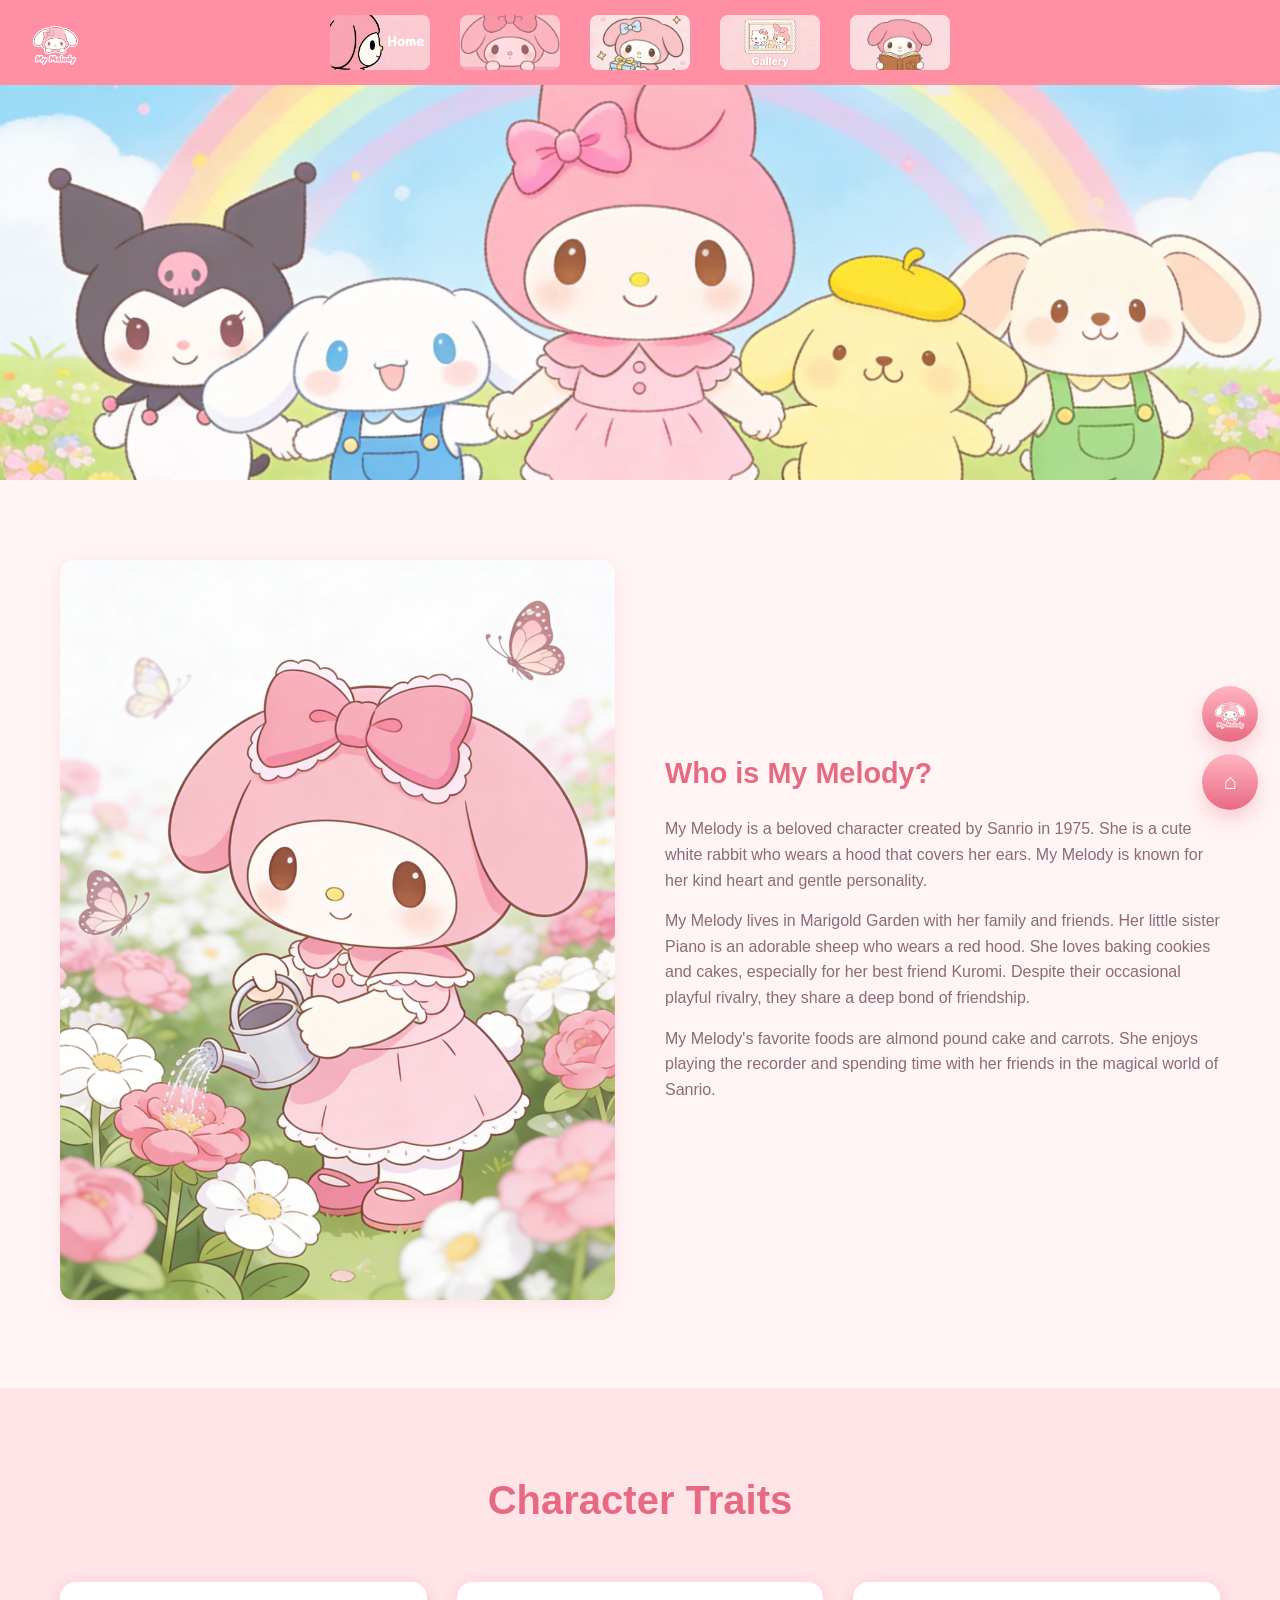
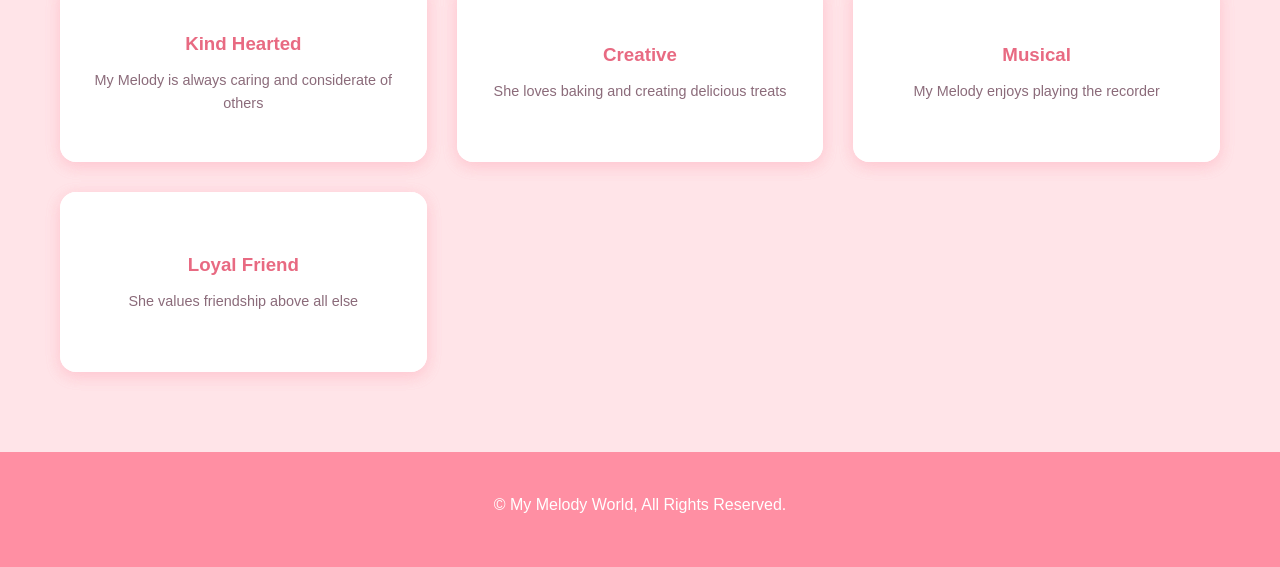
<file: about.html>
<!DOCTYPE html>
<html lang="en">
<head>
    <meta charset="UTF-8">
    <meta name="viewport" content="width=device-width, initial-scale=1.0">
    <title>About My Melody</title>
    <link rel="stylesheet" href="css/style.css">
</head>
<body>
    <header>
        <div class="nav-container">
            <a class="nav-logo" href="index.html" aria-label="Go to homepage">
                <img src="images/logo.png" alt="My Melody Logo">
            </a>
            <ul class="nav-links">
                <li><a href="index.html"><img src="images/nav-home.png" alt="Home"></a></li>
                <li><a href="about.html"><img src="images/nav-about.png" alt="About"></a></li>
                <li><a href="products.html"><img src="images/nav-products.png" alt="Products"></a></li>
                <li><a href="gallery.html"><img src="images/nav-gallery.png" alt="Gallery"></a></li>
                <li><a href="history.html"><img src="images/nav-history.png" alt="History"></a></li>
            </ul>
        </div>
    </header>

    <section class="hero-banner">
        <img src="images/hero-banner.jpg" alt="My Melody Characters">
    </section>

    <section class="section">
        <div class="container">
            <div class="about-content">
                <div class="about-image">
                    <img src="images/about-main.jpg" alt="My Melody Character">
                </div>
                <div class="about-text">
                    <h3>Who is My Melody?</h3>
                    <p>My Melody is a beloved character created by Sanrio in 1975. She is a cute white rabbit who wears a hood that covers her ears. My Melody is known for her kind heart and gentle personality.</p>
                    <p>My Melody lives in Marigold Garden with her family and friends. Her little sister Piano is an adorable sheep who wears a red hood. She loves baking cookies and cakes, especially for her best friend Kuromi. Despite their occasional playful rivalry, they share a deep bond of friendship.</p>
                    <p>My Melody's favorite foods are almond pound cake and carrots. She enjoys playing the recorder and spending time with her friends in the magical world of Sanrio.</p>
                </div>
            </div>
        </div>
    </section>

    <section class="section" style="background-color: var(--light-pink);">
        <div class="container">
            <h2 class="section-title">Character Traits</h2>
            <div class="products-grid">
                <div class="product-card trait-flip-card">
                    <div class="trait-flip-inner">
                        <div class="trait-face trait-front">
                            <div class="product-info">
                                <h3>Kind Hearted</h3>
                                <p>My Melody is always caring and considerate of others</p>
                            </div>
                        </div>
                        <div class="trait-face trait-back">
                            <div class="product-info">
                                <h3>Kind Hearted</h3>
                                <p>My Melody is always caring and considerate of others</p>
                            </div>
                        </div>
                    </div>
                </div>
                <div class="product-card trait-flip-card">
                    <div class="trait-flip-inner">
                        <div class="trait-face trait-front">
                            <div class="product-info">
                                <h3>Creative</h3>
                                <p>She loves baking and creating delicious treats</p>
                            </div>
                        </div>
                        <div class="trait-face trait-back">
                            <div class="product-info">
                                <h3>Creative</h3>
                                <p>She loves baking and creating delicious treats</p>
                            </div>
                        </div>
                    </div>
                </div>
                <div class="product-card trait-flip-card">
                    <div class="trait-flip-inner">
                        <div class="trait-face trait-front">
                            <div class="product-info">
                                <h3>Musical</h3>
                                <p>My Melody enjoys playing the recorder</p>
                            </div>
                        </div>
                        <div class="trait-face trait-back">
                            <div class="product-info">
                                <h3>Musical</h3>
                                <p>My Melody enjoys playing the recorder</p>
                            </div>
                        </div>
                    </div>
                </div>
                <div class="product-card trait-flip-card">
                    <div class="trait-flip-inner">
                        <div class="trait-face trait-front">
                            <div class="product-info">
                                <h3>Loyal Friend</h3>
                                <p>She values friendship above all else</p>
                            </div>
                        </div>
                        <div class="trait-face trait-back">
                            <div class="product-info">
                                <h3>Loyal Friend</h3>
                                <p>She values friendship above all else</p>
                            </div>
                        </div>
                    </div>
                </div>
            </div>
        </div>
    </section>

    <footer>
        <div class="container">
            <p>&copy; My Melody World, All Rights Reserved.</p>
        </div>
    </footer>
    <script src="js/script.js"></script>
</body>
</html>
</file>
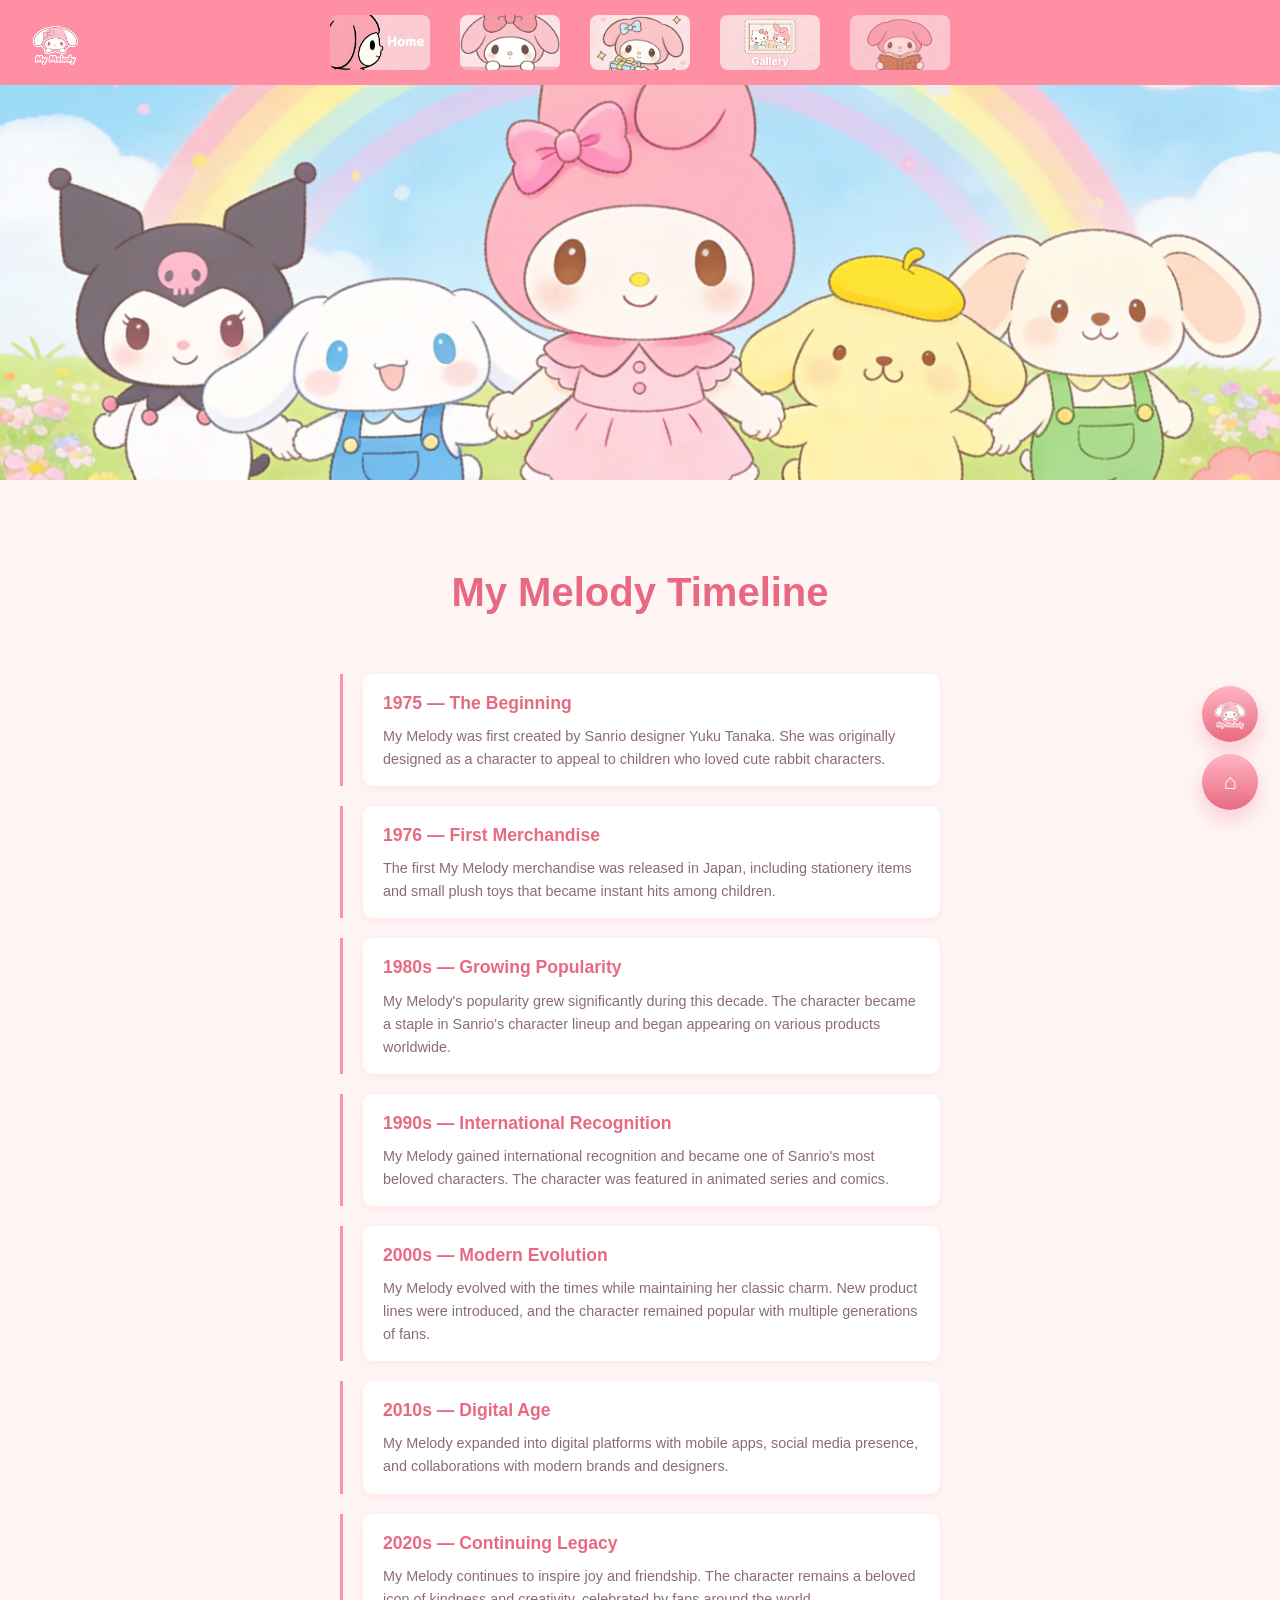
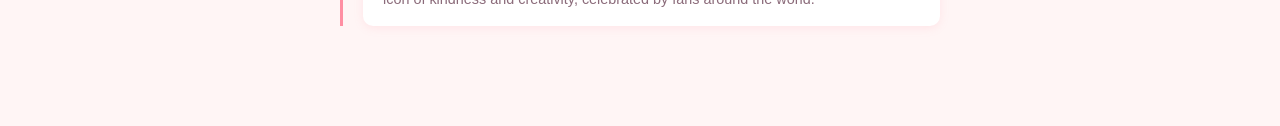
<file: history.html>
<!DOCTYPE html>
<html lang="en">
<head>
    <meta charset="UTF-8">
    <meta name="viewport" content="width=device-width, initial-scale=1.0">
    <title>History - My Melody</title>
    <link rel="stylesheet" href="css/style.css">
</head>
<body>
    <header>
        <div class="nav-container">
            <a class="nav-logo" href="index.html" aria-label="Go to homepage">
                <img src="images/logo.png" alt="My Melody Logo">
            </a>
            <ul class="nav-links">
                <li><a href="index.html"><img src="images/nav-home.png" alt="Home"></a></li>
                <li><a href="about.html"><img src="images/nav-about.png" alt="About"></a></li>
                <li><a href="products.html"><img src="images/nav-products.png" alt="Products"></a></li>
                <li><a href="gallery.html"><img src="images/nav-gallery.png" alt="Gallery"></a></li>
                <li><a href="history.html"><img src="images/nav-history.png" alt="History"></a></li>
            </ul>
        </div>
    </header>

    <section class="hero-banner">
        <img src="images/hero-banner.jpg" alt="My Melody Characters">
    </section>

    <section class="section">
        <div class="container">
            <h2 class="section-title typewriter-target">My Melody Timeline</h2>
            <div class="timeline">
                <div class="timeline-item">
                    <div class="timeline-content">
                        <h3>1975 — The Beginning</h3>
                        <p>My Melody was first created by Sanrio designer Yuku Tanaka. She was originally designed as a character to appeal to children who loved cute rabbit characters.</p>
                    </div>
                </div>
                <div class="timeline-item">
                    <div class="timeline-content">
                        <h3>1976 — First Merchandise</h3>
                        <p>The first My Melody merchandise was released in Japan, including stationery items and small plush toys that became instant hits among children.</p>
                    </div>
                </div>
                <div class="timeline-item">
                    <div class="timeline-content">
                        <h3>1980s — Growing Popularity</h3>
                        <p>My Melody's popularity grew significantly during this decade. The character became a staple in Sanrio's character lineup and began appearing on various products worldwide.</p>
                    </div>
                </div>
                <div class="timeline-item">
                    <div class="timeline-content">
                        <h3>1990s — International Recognition</h3>
                        <p>My Melody gained international recognition and became one of Sanrio's most beloved characters. The character was featured in animated series and comics.</p>
                    </div>
                </div>
                <div class="timeline-item">
                    <div class="timeline-content">
                        <h3>2000s — Modern Evolution</h3>
                        <p>My Melody evolved with the times while maintaining her classic charm. New product lines were introduced, and the character remained popular with multiple generations of fans.</p>
                    </div>
                </div>
                <div class="timeline-item">
                    <div class="timeline-content">
                        <h3>2010s — Digital Age</h3>
                        <p>My Melody expanded into digital platforms with mobile apps, social media presence, and collaborations with modern brands and designers.</p>
                    </div>
                </div>
                <div class="timeline-item">
                    <div class="timeline-content">
                        <h3>2020s — Continuing Legacy</h3>
                        <p>My Melody continues to inspire joy and friendship. The character remains a beloved icon of kindness and creativity, celebrated by fans around the world.</p>
                    </div>
                </div>
            </div>
        </div>
    </section>

    <script src="js/script.js"></script>
</body>
</html>
</file>
<file: css/style.css>
* {
    margin: 0;
    padding: 0;
    box-sizing: border-box;
}

:root {
    --primary-pink: #FF8FA3;
    --light-pink: #FFE4E8;
    --dark-pink: #E86A82;
    --white: #FFFFFF;
    --soft-cream: #FFF5F5;
    --text-dark: #5A3A4A;
    --text-light: #8B6B7A;
    --accent-blue: #B8D4E3;
    --shadow-soft: 0 4px 15px rgba(255, 143, 163, 0.2);
    --shadow-strong: 0 10px 24px rgba(232, 106, 130, 0.26);
}

html {
    scroll-behavior: smooth;
}

body {
    font-family: 'Segoe UI', Tahoma, Geneva, Verdana, sans-serif;
    background-color: var(--soft-cream);
    color: var(--text-dark);
    line-height: 1.6;
    overflow-x: hidden;
}

.container {
    max-width: 1200px;
    margin: 0 auto;
    padding: 0 20px;
}

header {
    background-color: var(--primary-pink);
    padding: 15px 0;
    position: fixed;
    width: 100%;
    top: 0;
    z-index: 1000;
    transition: box-shadow 0.3s ease, background-color 0.3s ease;
}

.nav-container {
    display: flex;
    justify-content: center;
    align-items: center;
    gap: 40px;
    position: relative;
}

.nav-logo {
    position: absolute;
    left: 30px;
    display: inline-flex;
    align-items: center;
    justify-content: center;
    border-radius: 14px;
    transition: transform 0.28s ease, filter 0.28s ease, box-shadow 0.28s ease;
}

.nav-logo img {
    height: 50px;
    width: auto;
    display: block;
    border-radius: 12px;
}

.nav-logo:hover {
    transform: scale(1.06);
    filter: brightness(1.08);
    box-shadow: 0 0 20px rgba(255, 255, 255, 0.45);
}

.nav-links {
    display: flex;
    gap: 30px;
    list-style: none;
}

.nav-links a {
    display: block;
    width: 100px;
    height: 55px;
    transition: transform 0.3s ease, opacity 0.3s ease;
}

.nav-links a img {
    width: 100%;
    height: 100%;
    object-fit: cover;
    border-radius: 8px;
}

.nav-links a:hover {
    transform: scale(1.1);
}

.hero {
    height: 100vh;
    background-color: var(--light-pink);
    display: flex;
    align-items: center;
    justify-content: center;
    text-align: center;
    margin-top: 80px;
}

.hero-content h1 {
    font-size: 4rem;
    color: var(--dark-pink);
    margin-bottom: 20px;
}

.hero-content p {
    font-size: 1.5rem;
    color: var(--text-light);
    margin-bottom: 30px;
}

.hero-btn {
    display: inline-block;
    padding: 15px 40px;
    background-color: var(--dark-pink);
    color: var(--white);
    text-decoration: none;
    border-radius: 30px;
    font-size: 1.1rem;
    transition: background-color 0.3s ease;
}

.hero-btn:hover {
    background-color: var(--text-dark);
}

.section {
    padding: 80px 0;
}

.section-title {
    text-align: center;
    font-size: 2.5rem;
    color: var(--dark-pink);
    margin-bottom: 50px;
}

.section-title.typewriter-target,
.section-title.page-title-fade {
    display: block;
    width: 100%;
    text-align: center;
}

.page-title-fade {
    opacity: 0;
    transform: translateY(18px);
    transition: opacity 0.75s ease, transform 0.75s ease;
}

.page-title-fade.visible {
    opacity: 1;
    transform: translateY(0);
}


.about-content {
    display: flex;
    align-items: center;
    gap: 50px;
}

.about-image {
    flex: 1;
}

.about-image img {
    width: 100%;
    border-radius: 14px;
    box-shadow: var(--shadow-soft);
}

.about-text {
    flex: 1;
}

.about-text h3 {
    font-size: 1.8rem;
    color: var(--dark-pink);
    margin-bottom: 20px;
}

.about-text p {
    color: var(--text-light);
    margin-bottom: 15px;
}

.fade-item {
    opacity: 0;
    transform: translateY(24px);
    transition: opacity 0.7s ease, transform 0.7s ease;
}

.fade-item.visible {
    opacity: 1;
    transform: translateY(0);
}

.gallery-item.gallery-fade-item {
    opacity: 0;
    transform: translateY(26px) scale(0.985);
    filter: saturate(0.94);
    transition: opacity 0.9s cubic-bezier(0.22, 1, 0.36, 1),
                transform 0.9s cubic-bezier(0.22, 1, 0.36, 1),
                filter 0.9s cubic-bezier(0.22, 1, 0.36, 1),
                box-shadow 0.3s ease;
    will-change: opacity, transform, filter;
}

.gallery-item.gallery-fade-item.visible {
    opacity: 1;
    transform: translateY(0) scale(1);
    filter: saturate(1);
}

.products-grid {
    display: grid;
    grid-template-columns: repeat(auto-fit, minmax(280px, 1fr));
    gap: 30px;
}

.product-card {
    background-color: var(--white);
    border-radius: 16px;
    overflow: hidden;
    box-shadow: var(--shadow-soft);
    position: relative;
    transition: transform 0.3s ease, box-shadow 0.3s ease;
}

.product-card:hover {
    transform: translateY(-8px);
    box-shadow: var(--shadow-strong);
}

.product-card img {
    width: 100%;
    height: 250px;
    object-fit: cover;
    display: block;
}

.product-info {
    padding: 20px;
    text-align: center;
}

.product-info h3 {
    color: var(--dark-pink);
    margin-bottom: 10px;
}

.product-info p {
    color: var(--text-light);
    font-size: 0.9rem;
}

.product-image-shell {
    position: relative;
    overflow: hidden;
}

.product-image-shell img {
    transition: transform 0.38s ease, filter 0.38s ease;
}

.product-image-shell.flip-left img {
    animation: productFlipLeft 0.42s ease;
}

.product-image-shell.flip-right img {
    animation: productFlipRight 0.42s ease;
}

@keyframes productFlipLeft {
    0% { transform: translateX(0) scale(1); opacity: 1; }
    45% { transform: translateX(-18px) scale(0.98); opacity: 0.72; }
    100% { transform: translateX(0) scale(1); opacity: 1; }
}

@keyframes productFlipRight {
    0% { transform: translateX(0) scale(1); opacity: 1; }
    45% { transform: translateX(18px) scale(0.98); opacity: 0.72; }
    100% { transform: translateX(0) scale(1); opacity: 1; }
}

.image-nav-btn {
    position: absolute;
    top: 50%;
    transform: translateY(-50%);
    width: 42px;
    height: 42px;
    border: none;
    border-radius: 999px;
    background: rgba(255, 255, 255, 0.48);
    color: var(--dark-pink);
    font-size: 1.3rem;
    font-weight: 700;
    cursor: pointer;
    display: flex;
    align-items: center;
    justify-content: center;
    box-shadow: 0 6px 18px rgba(90, 58, 74, 0.12);
    backdrop-filter: blur(4px);
    transition: background-color 0.25s ease, transform 0.25s ease, opacity 0.25s ease;
    opacity: 0.82;
    z-index: 2;
}

.image-nav-btn:hover {
    background: rgba(255, 255, 255, 0.76);
    transform: translateY(-50%) scale(1.05);
}

.image-nav-prev {
    left: 12px;
}

.image-nav-next {
    right: 12px;
}

.product-actions {
    display: flex;
    justify-content: center;
    align-items: center;
    gap: 10px;
    flex-wrap: wrap;
    padding: 0 18px 18px;
}

.trait-flip-card {
    perspective: 1200px;
    min-height: 180px;
    padding: 0;
    overflow: visible;
}

.trait-flip-card:hover {
    transform: none;
}

.trait-flip-inner {
    position: relative;
    width: 100%;
    min-height: 180px;
    transform-style: preserve-3d;
    transition: transform 0.7s ease;
}

.trait-flip-card:hover .trait-flip-inner {
    transform: rotateY(180deg);
}

.trait-face {
    position: absolute;
    inset: 0;
    display: flex;
    align-items: center;
    justify-content: center;
    border-radius: 16px;
    backface-visibility: hidden;
    -webkit-backface-visibility: hidden;
    box-shadow: var(--shadow-soft);
    background: var(--white);
}

.trait-face .product-info {
    width: 100%;
    padding: 28px 20px;
}

.trait-front {
    background: var(--white);
}

.trait-back {
    background: var(--primary-pink);
    transform: rotateY(180deg);
}

.trait-back .product-info h3,
.trait-back .product-info p {
    color: var(--white);
}

.gallery-grid {
    display: grid;
    grid-template-columns: repeat(auto-fit, minmax(250px, 1fr));
    gap: 20px;
}

.gallery-item {
    background-color: var(--white);
    border-radius: 16px;
    overflow: hidden;
    box-shadow: var(--shadow-soft);
    display: flex;
    flex-direction: column;
    position: relative;
    transition: box-shadow 0.3s ease;
}

.gallery-item img {
    width: 100%;
    height: 200px;
    object-fit: cover;
    display: block;
    transition: transform 0.35s ease;
}

.gallery-item:hover img {
    transform: scale(1.06);
}

.gallery-item:hover {
    box-shadow: var(--shadow-strong), 0 0 0 3px rgba(232, 106, 130, 0.45);
}

.gallery-reaction-bar {
    display: flex;
    justify-content: center;
    align-items: center;
    gap: 10px;
    padding: 14px 12px 16px;
    flex-wrap: wrap;
}

.action-btn {
    border: none;
    outline: none;
    border-radius: 999px;
    padding: 10px 14px;
    font-size: 0.92rem;
    font-weight: 600;
    cursor: pointer;
    transition: transform 0.2s ease, background-color 0.25s ease, color 0.25s ease, box-shadow 0.25s ease;
    box-shadow: 0 3px 10px rgba(90, 58, 74, 0.08);
}

.action-btn:hover {
    transform: translateY(-2px);
}

.action-btn:active {
    transform: scale(0.96);
}

.action-btn.primary {
    background: var(--light-pink);
    color: var(--dark-pink);
}

.action-btn.secondary {
    background: #f1edf0;
    color: var(--text-dark);
}

.action-btn.active-like,
.action-btn.active-favorite {
    background: var(--dark-pink);
    color: var(--white);
}

.action-btn.active-dislike {
    background: #4f4450;
    color: var(--white);
}

.timeline {
    max-width: 600px;
    margin: 0 auto;
}

.timeline-item {
    margin-bottom: 20px;
    position: relative;
    padding-left: 20px;
    border-left: 3px solid var(--primary-pink);
    transition: border-left-color 0.3s;
}

.timeline-item:hover {
    border-left-color: var(--dark-pink);
}

.timeline-content {
    background-color: var(--white);
    padding: 15px 20px;
    border-radius: 10px;
    box-shadow: 0 2px 10px rgba(255, 143, 163, 0.15);
    transition: transform 0.3s, box-shadow 0.3s;
}

.timeline-content:hover {
    transform: translateX(8px);
    box-shadow: 0 4px 20px rgba(232, 106, 130, 0.25);
}

.timeline-content h3 {
    color: var(--dark-pink);
    font-size: 1.1rem;
    margin-bottom: 8px;
}

.timeline-content p {
    color: var(--text-light);
    font-size: 0.9rem;
    margin: 0;
}

footer {
    background-color: var(--primary-pink);
    padding: 40px 0;
    text-align: center;
    color: var(--white);
}

footer p {
    margin-bottom: 10px;
}

.social-links {
    display: flex;
    justify-content: center;
    gap: 20px;
    margin-top: 20px;
}

.social-links a {
    display: inline-block;
    width: 40px;
    height: 40px;
    background-color: var(--white);
    border-radius: 50%;
    line-height: 40px;
    color: var(--dark-pink);
    text-decoration: none;
    transition: transform 0.3s ease;
}

.social-links a:hover {
    transform: scale(1.1);
}

.hero-banner {
    margin-top: 80px;
}

.hero-banner img {
    width: 100%;
    height: 400px;
    object-fit: cover;
    display: block;
    opacity: 0.85;
}

.piano-section {
    padding: 60px 0;
    background-color: var(--light-pink);
}

.piano-content {
    display: flex;
    align-items: center;
    gap: 50px;
}

.piano-carousel {
    flex: 1.2;
    position: relative;
    overflow: hidden;
    border-radius: 20px;
    box-shadow: 0 8px 30px rgba(232, 106, 130, 0.2);
}

.carousel-track {
    display: flex;
    transition: transform 0.5s ease-in-out;
}

.carousel-slide {
    min-width: 100%;
}

.carousel-slide img {
    width: 100%;
    height: 420px;
    object-fit: cover;
    display: block;
}

.carousel-dots {
    position: absolute;
    bottom: 16px;
    left: 50%;
    transform: translateX(-50%);
    display: flex;
    gap: 8px;
}

.dot {
    width: 10px;
    height: 10px;
    border-radius: 50%;
    background-color: rgba(255, 255, 255, 0.5);
    cursor: pointer;
    transition: background-color 0.3s;
}

.dot.active {
    background-color: var(--white);
}

.piano-text {
    flex: 1;
}

.piano-text h3 {
    font-size: 1.6rem;
    color: var(--dark-pink);
    margin-bottom: 18px;
}

.piano-text p {
    color: var(--text-light);
    font-size: 1.05rem;
    line-height: 1.9;
    margin-bottom: 16px;
}

.welcome-section {
    padding: 60px 0;
    background-color: var(--white);
}

.welcome-title {
    text-align: center;
    font-size: 2.5rem;
    color: var(--dark-pink);
    margin-bottom: 30px;
}

.welcome-content {
    max-width: 800px;
    margin: 0 auto;
    text-align: center;
}

.welcome-content p {
    color: var(--text-light);
    margin-bottom: 20px;
    font-size: 1.1rem;
    line-height: 1.8;
}

.featured-sections {
    padding: 60px 0;
    background-color: var(--light-pink);
}

.feature-grid {
    display: grid;
    grid-template-columns: repeat(3, 1fr);
    gap: 30px;
}

.feature-card {
    background-color: var(--white);
    border-radius: 15px;
    padding: 20px;
    text-align: center;
    transition: transform 0.3s ease, box-shadow 0.3s ease;
}

.feature-card:hover {
    transform: translateY(-6px);
    box-shadow: var(--shadow-soft);
}

.feature-title {
    font-size: 1.5rem;
    color: var(--dark-pink);
    margin-bottom: 20px;
}

.feature-image {
    width: 100%;
    height: 200px;
    overflow: hidden;
    border-radius: 10px;
    margin-bottom: 15px;
}

.feature-image img {
    width: 100%;
    height: 100%;
    object-fit: cover;
    transition: transform 0.3s ease;
}

.feature-card:hover .feature-image img {
    transform: scale(1.04);
}

.feature-description {
    color: var(--text-light);
    margin-bottom: 20px;
    font-size: 0.95rem;
}

.feature-btn {
    display: inline-block;
    padding: 12px 30px;
    background-color: var(--dark-pink);
    color: var(--white);
    text-decoration: none;
    border-radius: 25px;
    font-size: 1rem;
    transition: background-color 0.3s ease, transform 0.25s ease;
}

.feature-btn:hover {
    background-color: var(--text-dark);
    transform: translateY(-2px);
}

.lightbox {
    display: none;
    position: fixed;
    z-index: 1000;
    top: 0;
    left: 0;
    width: 100%;
    height: 100%;
    background-color: rgba(0, 0, 0, 0.85);
    align-items: center;
    justify-content: center;
    flex-direction: column;
    gap: 14px;
}

.lightbox.active {
    display: flex;
}

.lightbox-img {
    max-width: 90%;
    max-height: 76vh;
    border-radius: 12px;
    box-shadow: 0 0 40px rgba(0, 0, 0, 0.5);
}

.lightbox-close {
    position: absolute;
    top: 20px;
    right: 30px;
    font-size: 40px;
    color: #fff;
    cursor: pointer;
    font-weight: bold;
    line-height: 1;
}

.lightbox-close:hover {
    color: var(--light-pink);
}

.lightbox-controls {
    position: absolute;
    inset: 0;
    pointer-events: none;
}

.lightbox-nav {
    position: absolute;
    top: 50%;
    transform: translateY(-50%);
    pointer-events: all;
    border: none;
    width: 52px;
    height: 52px;
    border-radius: 50%;
    background: rgba(255, 255, 255, 0.18);
    color: white;
    font-size: 1.3rem;
    cursor: pointer;
    transition: background-color 0.25s ease, transform 0.2s ease;
}

.lightbox-nav:hover {
    background: rgba(255, 255, 255, 0.32);
}

.lightbox-nav:active {
    transform: translateY(-50%) scale(0.96);
}

.lightbox-prev {
    left: 24px;
}

.lightbox-next {
    right: 24px;
}

.lightbox-caption {
    color: #fff;
    font-size: 1rem;
    text-align: center;
    max-width: 80%;
}

.floating-actions {
    position: fixed;
    right: 22px;
    bottom: 22px;
    display: flex;
    flex-direction: column;
    gap: 12px;
    z-index: 999;
}

.floating-btn {
    width: 56px;
    height: 56px;
    border: none;
    border-radius: 50%;
    background: linear-gradient(180deg, #ffb5c2, var(--dark-pink));
    color: var(--white);
    font-size: 1.35rem;
    cursor: pointer;
    display: flex;
    align-items: center;
    justify-content: center;
    box-shadow: 0 10px 20px rgba(232, 106, 130, 0.28);
    transition: transform 0.25s ease, opacity 0.25s ease, box-shadow 0.25s ease;
}

.floating-btn:hover {
    transform: translateY(-3px) scale(1.03);
    box-shadow: 0 14px 24px rgba(232, 106, 130, 0.32);
}

.floating-btn.is-hidden {
    opacity: 0;
    pointer-events: none;
    transform: translateY(8px);
}

.floating-logo-btn {
    padding: 0;
    overflow: hidden;
}

.floating-logo-btn img {
    width: 34px;
    height: 34px;
    object-fit: contain;
    display: block;
    border-radius: 10px;
}

.toast-container {
    position: fixed;
    top: 102px;
    right: 20px;
    display: flex;
    flex-direction: column;
    gap: 10px;
    z-index: 1200;
}

.toast {
    min-width: 230px;
    max-width: 320px;
    background: rgba(90, 58, 74, 0.94);
    color: white;
    padding: 12px 16px;
    border-radius: 12px;
    box-shadow: 0 10px 24px rgba(90, 58, 74, 0.18);
    opacity: 0;
    transform: translateY(-8px);
    animation: toastInOut 2.2s ease forwards;
    font-size: 0.92rem;
}

@keyframes toastInOut {
    10%, 85% {
        opacity: 1;
        transform: translateY(0);
    }
    100% {
        opacity: 0;
        transform: translateY(-8px);
    }
}

.floating-emoji {
    position: absolute;
    left: 50%;
    top: 42%;
    transform: translate(-50%, -50%);
    font-size: 1.9rem;
    pointer-events: none;
    animation: floatEmoji 1s ease forwards;
    z-index: 5;
}

.page-heart {
    position: fixed;
    font-size: 1.3rem;
    pointer-events: none;
    z-index: 1300;
    animation: pageHeartRise 1s ease forwards;
}

.click-burst-emoji {
    position: fixed;
    font-size: 1.2rem;
    pointer-events: none;
    z-index: 1301;
    animation: clickBurstFloat 1.2s ease-out forwards;
    will-change: transform, opacity;
}

@keyframes clickBurstFloat {
    0% {
        opacity: 0;
        transform: translate(-50%, -50%) scale(0.7);
    }
    18% {
        opacity: 1;
        transform: translate(-50%, -58%) scale(1.02);
    }
    100% {
        opacity: 0;
        transform: translate(calc(-50% + var(--drift-x, 0px)), calc(-50% + var(--drift-y, -70px))) scale(1.18);
    }
}

@keyframes floatEmoji {
    0% {
        opacity: 0;
        transform: translate(-50%, -20%) scale(0.7);
    }
    20% {
        opacity: 1;
        transform: translate(-50%, -50%) scale(1.1);
    }
    100% {
        opacity: 0;
        transform: translate(-50%, -130%) scale(1.2);
    }
}

@keyframes pageHeartRise {
    0% {
        opacity: 0;
        transform: translate(-50%, 0) scale(0.6);
    }
    20% {
        opacity: 1;
        transform: translate(-50%, -8px) scale(1);
    }
    100% {
        opacity: 0;
        transform: translate(-50%, -42px) scale(1.2);
    }
}

@media (max-width: 900px) {
    .feature-grid {
        grid-template-columns: 1fr;
    }
}

@media (max-width: 768px) {
    .hero-content h1 {
        font-size: 2.5rem;
    }

    .about-content {
        flex-direction: column;
    }

    .nav-container {
        gap: 16px;
        padding-left: 86px;
        justify-content: flex-start;
    }

    .nav-links {
        gap: 8px;
    }

    .nav-links a {
        width: 70px;
        height: 35px;
    }

    .nav-logo {
        left: 16px;
    }

    .nav-logo img {
        height: 42px;
    }

    .piano-content {
        flex-direction: column;
        gap: 24px;
    }

    .carousel-slide img {
        height: 280px;
    }

    .piano-text h3 {
        font-size: 1.3rem;
    }

    .hero-banner img {
        height: 260px;
    }

    .lightbox-nav {
        width: 44px;
        height: 44px;
    }

    .floating-actions {
        right: 16px;
        bottom: 16px;
    }

    .floating-btn {
        width: 50px;
        height: 50px;
    }
}
</file>
